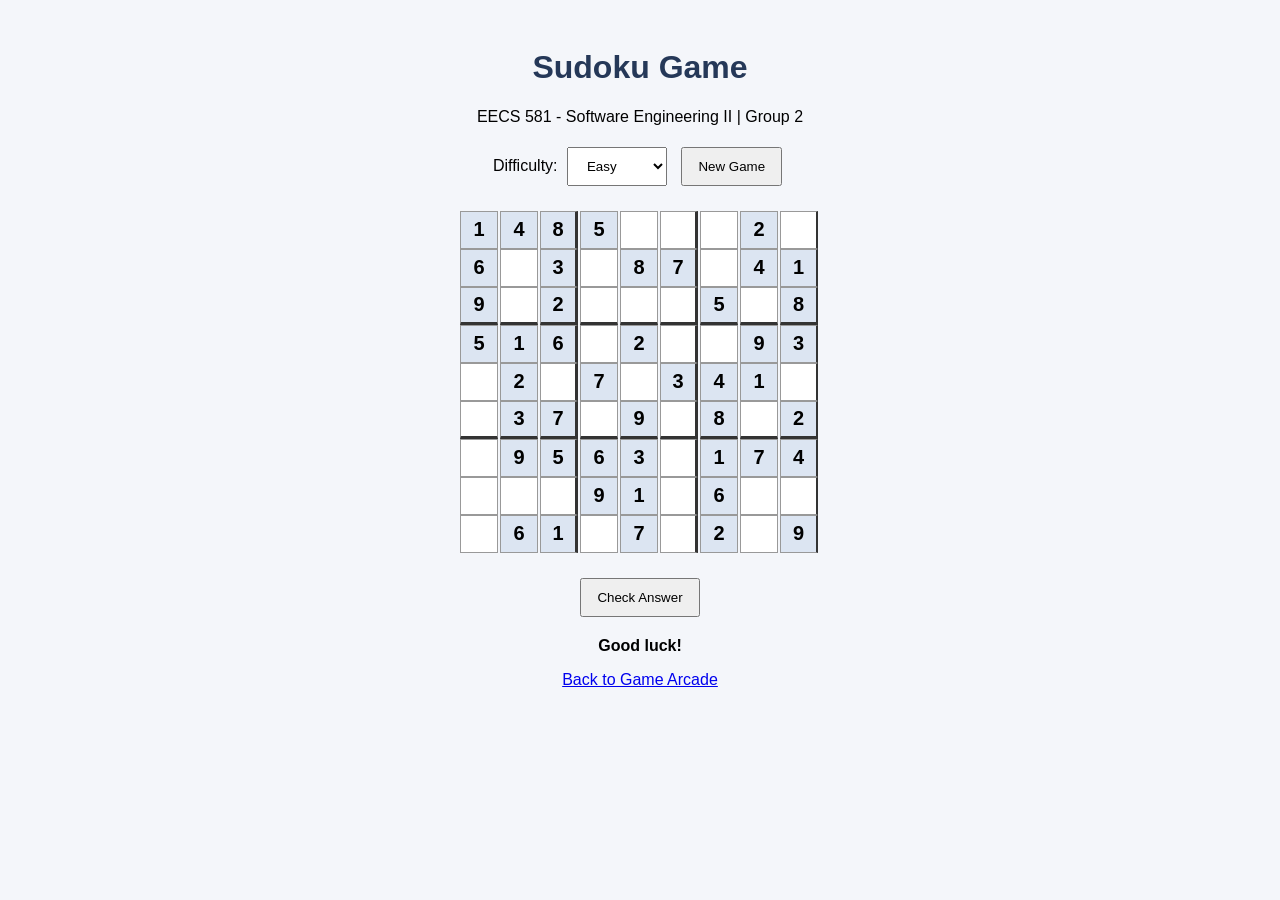
<file: public/sudoku/index.html>
<!DOCTYPE html>
<html lang="en">
<head>
    <meta charset="UTF-8">
    <meta name="viewport" content="width=device-width, initial-scale=1.0">
    <title>Sudoku Game - Group 2</title>
    <style>
        body {
            font-family: Arial, sans-serif;
            text-align: center;
            background: #f4f6fa;
            padding: 20px;
        }

        h1 {
            color: #253858;
        }

        #board {
            display: grid;
            grid-template-columns: repeat(9, 40px);
            justify-content: center;
            margin: 20px auto;
        }

        #board input {
            width: 38px;
            height: 38px;
            text-align: center;
            font-size: 20px;
            border: 1px solid #999;
            box-sizing: border-box;
        }

        #board input:nth-child(3n) {
            border-right: 2px solid #333;
        }

        .fixed {
            background: #dce5f2;
            font-weight: bold;
        }

        button, select {
            padding: 10px 15px;
            margin: 5px;
            cursor: pointer;
        }

        #message {
            font-weight: bold;
            margin-top: 15px;
        }
    </style>
</head>
<body>

    <h1>Sudoku Game</h1>
    <p>EECS 581 - Software Engineering II | Group 2</p>

    <label for="difficulty">Difficulty:</label>
    <select id="difficulty">
        <option value="easy">Easy</option>
        <option value="medium">Medium</option>
        <option value="hard">Hard</option>
    </select>

    <button id="new-game">New Game</button>

    <div id="board"></div>

    <button id="check-answer">Check Answer</button>
    <p id="message" aria-live="polite"></p>

    <p><a href="../index.html">Back to Game Arcade</a></p>

    <script src="sudoku.js"></script>
</body>
</html>
</file>
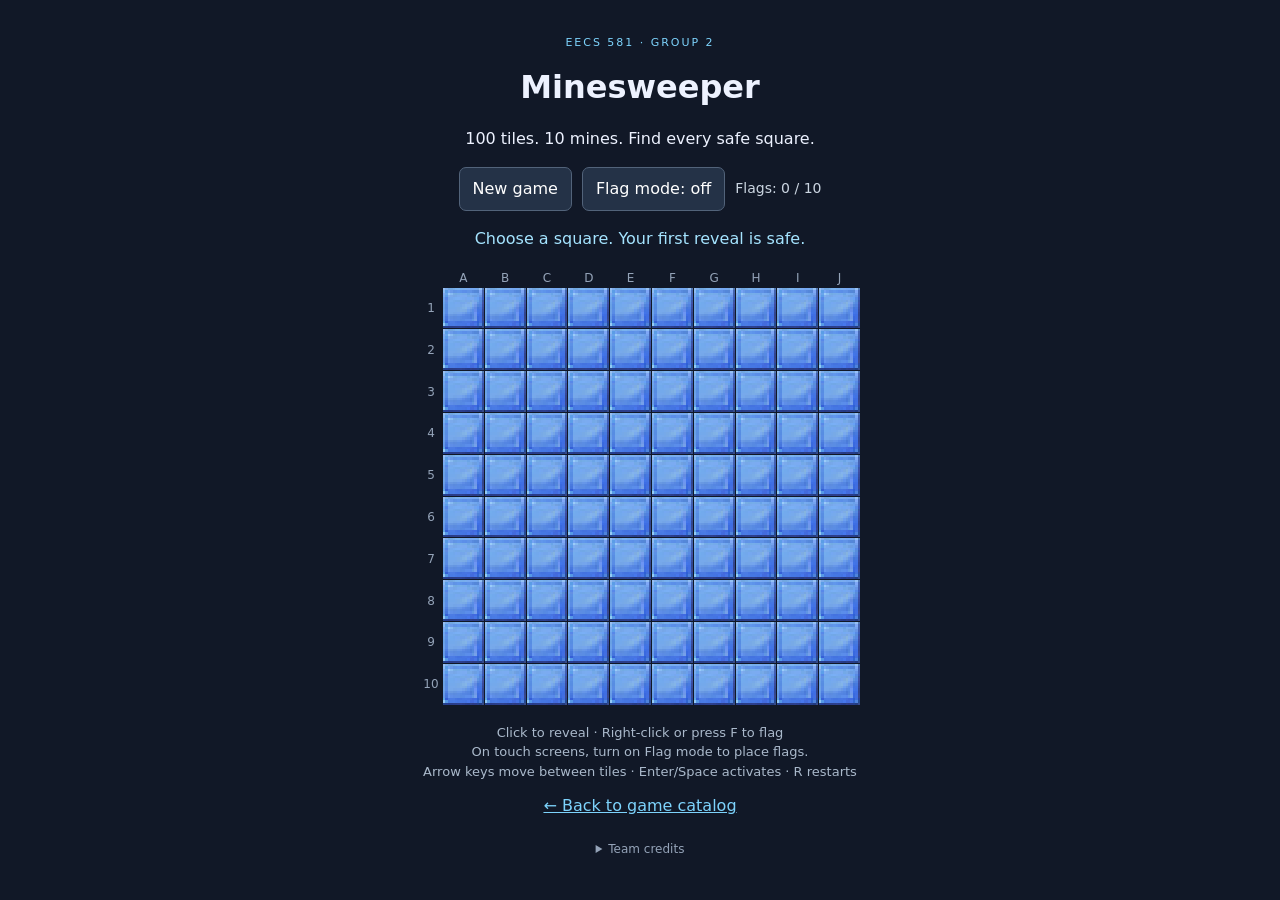
<file: public/builds/minesweeper/index.html>
<!doctype html>
<html lang="en">
<head>
<meta charset="utf-8"><meta name="viewport" content="width=device-width, initial-scale=1">
<title>Minesweeper | Group 2</title>
<link rel="stylesheet" href="./style.css">
<script type="module" src="./minesweeper.js"></script>
</head>
<body>
<main>
<p class="eyebrow">EECS 581 · GROUP 2</p>
<h1>Minesweeper</h1>
<p>100 tiles. 10 mines. Find every safe square.</p>
<div class="toolbar"><button id="restart">New game</button><button id="mode" aria-pressed="false">Flag mode: off</button><span id="counter">Flags: 0 / 10</span></div>
<p id="status" role="status">Choose a square. Your first reveal is safe.</p>
<div class="board-wrap"><div id="board" role="group" aria-label="Minesweeper board"></div></div>
<p class="help">Click to reveal · Right-click or press F to flag<br>On touch screens, turn on Flag mode to place flags.<br>Arrow keys move between tiles · Enter/Space activates · R restarts</p>
<a href="/catalog.html" target="_top">← Back to game catalog</a>
<details><summary>Team credits</summary><p>Original Python game: Parker Albright, Aidan Atwood, Joseph Wen H Tan, Ever Armenta, Atique Ahanaf Danial, Viren Chowdary Padarthi. Browser adaptation preserves the original rules and supplied artwork.</p></details>
<noscript>Enable JavaScript to play Minesweeper.</noscript>
</main>
</body>
</html>
</file>
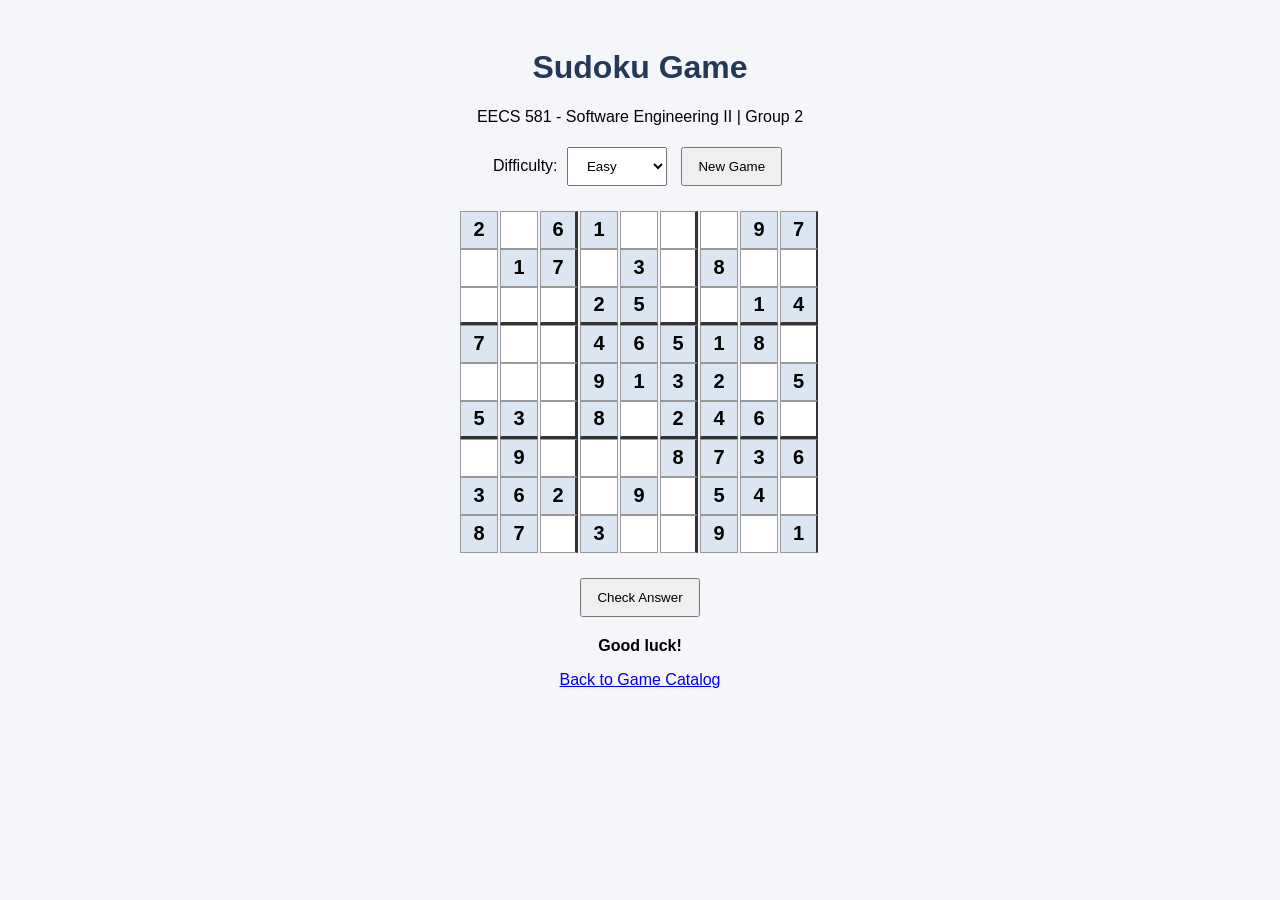
<file: public/builds/sudoku/index.html>
<!DOCTYPE html>
<html lang="en">
<head>
    <meta charset="UTF-8">
    <meta name="viewport" content="width=device-width, initial-scale=1.0">
    <title>Sudoku Game - Group 2</title>
    <style>
        body {
            font-family: Arial, sans-serif;
            text-align: center;
            background: #f4f6fa;
            padding: 20px;
        }

        h1 {
            color: #253858;
        }

        #board {
            display: grid;
            grid-template-columns: repeat(9, 40px);
            justify-content: center;
            margin: 20px auto;
        }

        #board input {
            width: 38px;
            height: 38px;
            text-align: center;
            font-size: 20px;
            border: 1px solid #999;
            box-sizing: border-box;
        }

        #board input:nth-child(3n) {
            border-right: 2px solid #333;
        }

        .fixed {
            background: #dce5f2;
            font-weight: bold;
        }

        button, select {
            padding: 10px 15px;
            margin: 5px;
            cursor: pointer;
        }

        #message {
            font-weight: bold;
            margin-top: 15px;
        }
    </style>
</head>
<body>

    <h1>Sudoku Game</h1>
    <p>EECS 581 - Software Engineering II | Group 2</p>

    <label for="difficulty">Difficulty:</label>
    <select id="difficulty">
        <option value="easy">Easy</option>
        <option value="medium">Medium</option>
        <option value="hard">Hard</option>
    </select>

    <button id="new-game">New Game</button>

    <div id="board"></div>

    <button id="check-answer">Check Answer</button>
    <p id="message" aria-live="polite"></p>

    <a href="/catalog.html" target="_top">Back to Game Catalog</a>

    <script src="sudoku.js"></script>
</body>
</html>
</file>
<file: public/builds/minesweeper/style.css>
*{box-sizing:border-box}body{margin:0;background:#111827;color:#edf2ff;font:16px/1.5 system-ui,sans-serif}main{max-width:650px;margin:auto;padding:24px 16px;text-align:center}h1{font-size:32px;margin:0}.eyebrow{font-size:11px;letter-spacing:.18em;color:#7dd3fc}.toolbar{display:flex;justify-content:center;align-items:center;gap:10px;flex-wrap:wrap}button{font:inherit;cursor:pointer}.toolbar button{border:1px solid #52637a;border-radius:7px;padding:9px 13px;background:#243247;color:white}.toolbar button[aria-pressed=true]{background:#075985;border-color:#7dd3fc}#counter{font-size:14px;color:#cbd5e1}#status{min-height:24px;color:#a5e4ff}.board-wrap{max-width:440px;margin:18px auto}#board{display:grid;grid-template-columns:22px repeat(10,minmax(0,1fr));gap:1px;align-items:center}.label{font-size:12px;color:#94a3b8}.tile{width:100%;aspect-ratio:1;padding:0;border:0;background:#a0a0a0;position:relative}.tile img{display:block;width:100%;height:100%;image-rendering:pixelated;pointer-events:none}.tile:focus-visible{outline:3px solid #38bdf8;outline-offset:1px;z-index:1}.tile:hover{filter:brightness(1.15)}.help{font-size:13px;color:#aab9cb}a{color:#7dd3fc}details{font-size:12px;color:#94a3b8;margin-top:22px}summary{cursor:pointer}button:focus-visible,a:focus-visible{outline:3px solid #38bdf8;outline-offset:3px}
</file>
